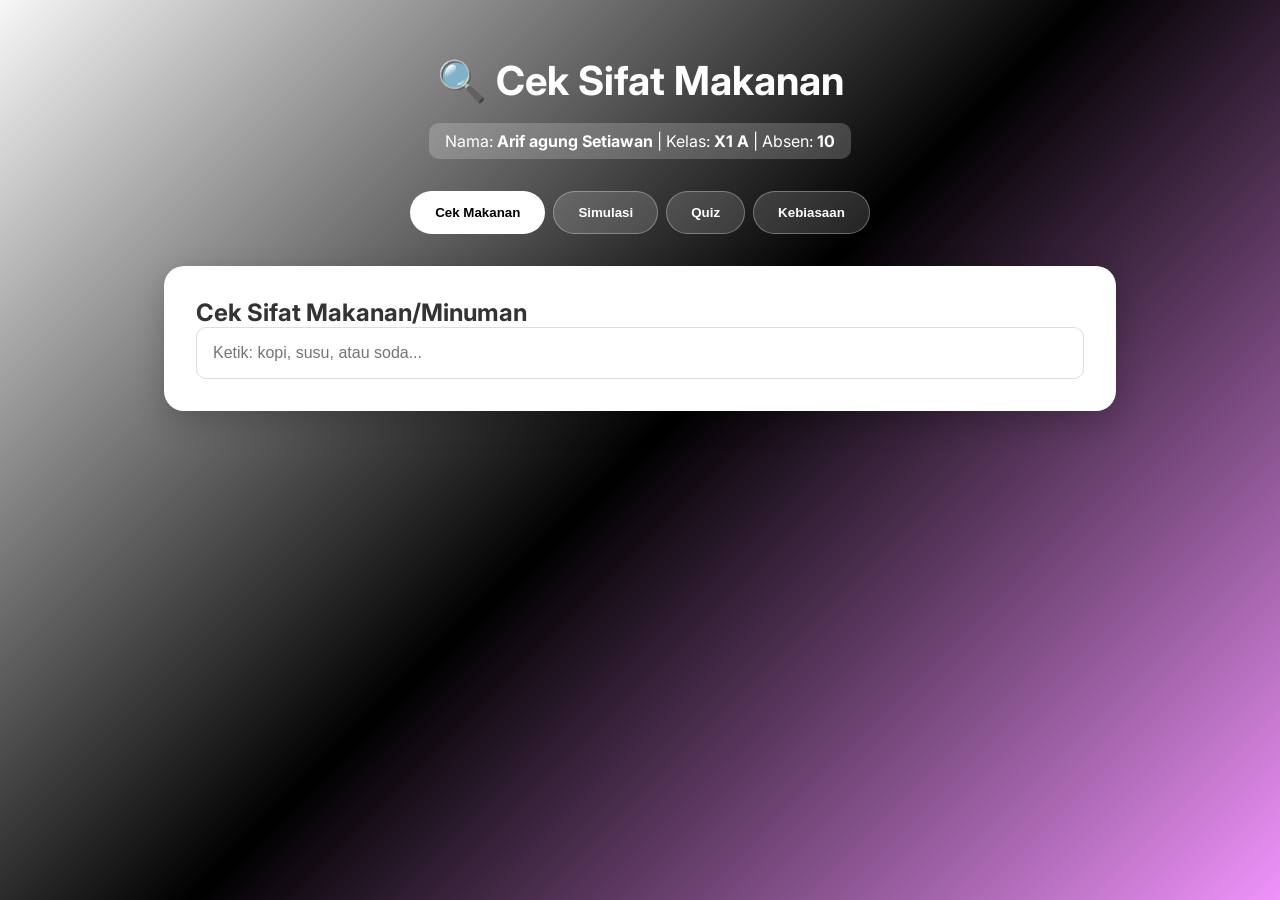
<file: index.html>
<!DOCTYPE html>
<html lang="id">
<head>
  <meta charset="UTF-8">
  <meta name="viewport" content="width=device-width, initial-scale=1.0">
  <title>🔍 Cek Sifat Makanan - Arif Agung Setiawan</title>
  <link rel="stylesheet" href="https://cdnjs.cloudflare.com/ajax/libs/font-awesome/6.4.0/css/all.min.css">
  <link href="https://fonts.googleapis.com/css2?family=Inter:wght@300;400;500;600;700&display=swap" rel="stylesheet">
  <style>
    * { margin: 0; padding: 0; box-sizing: border-box; }
    :root {
      --bg-gradient: linear-gradient(135deg, #f7f7f7 0%, #000000 50%, #f093fb 100%);
      --accent-blue: #4facfe;
      --accent-purple: #a55eea;
    }
    body {
      font-family: 'Inter', sans-serif;
      background: var(--bg-gradient);
      min-height: 100vh;
      color: #333;
    }
    .container { max-width: 1000px; margin: 0 auto; padding: 1.5rem; }
    
    header { text-align: center; padding: 2rem 1rem; color: white; }
    h1 { font-size: 2.5rem; margin-bottom: 0.5rem; }
    .student-info { background: rgba(255,255,255,0.2); display: inline-block; padding: 0.5rem 1rem; border-radius: 10px; margin-top: 10px; }

    /* Navigation */
    .tabs { display: flex; gap: 0.5rem; justify-content: center; flex-wrap: wrap; margin-bottom: 2rem; }
    .tab-btn {
      padding: 0.8rem 1.5rem; background: rgba(255,255,255,0.15); color: white; border: 1px solid rgba(255,255,255,0.3);
      border-radius: 30px; cursor: pointer; transition: 0.3s; font-weight: 600;
    }
    .tab-btn.active { background: white; color: black; }

    /* Card Style */
    .glass-card {
      background: white; border-radius: 20px; padding: 2rem; box-shadow: 0 10px 30px rgba(0,0,0,0.2);
      margin-bottom: 2rem; display: none;
    }
    .glass-card.active { display: block; animation: fadeIn 0.5s ease; }
    @keyframes fadeIn { from { opacity: 0; transform: translateY(10px); } to { opacity: 1; transform: translateY(0); } }

    /* Quiz Styling - Teks Hitam */
    .option-btn {
      width: 100%; padding: 1rem; margin-top: 0.8rem; border: 2px solid #eee;
      border-radius: 12px; background: #fdfdfd; color: #000; /* Teks Hitam Tegas */
      font-size: 1rem; text-align: left; cursor: pointer; transition: 0.2s; font-weight: 500;
    }
    .option-btn:hover { background: #f0f0f0; border-color: #ccc; }
    .option-btn.correct { background: #2ecc71 !important; color: white !important; border-color: #27ae60; }
    .option-btn.wrong { background: #e74c3c !important; color: white !important; border-color: #c0392b; }

    /* Helper Classes */
    .hidden { display: none !important; }
    .ph-circle { width: 100px; height: 100px; border-radius: 50%; display: flex; align-items: center; justify-content: center; margin: 1rem auto; font-weight: bold; font-size: 1.5rem; color: white; }
    .ph-acid { background: #ff6b6b; }
    .ph-neutral { background: #2ecc71; }
    .ph-basic { background: #3498db; }

    /* Food Search */
    #food-input { width: 100%; padding: 1rem; border-radius: 10px; border: 1px solid #ddd; font-size: 1rem; }
    .dropdown { border: 1px solid #ddd; border-top: none; max-height: 150px; overflow-y: auto; }
    .dropdown-item { padding: 0.8rem; cursor: pointer; border-bottom: 1px solid #eee; }
    .dropdown-item:hover { background: #f9f9f9; }

    .mixture-grid { display: grid; grid-template-columns: 1fr 1fr; gap: 10px; margin-top: 1rem; }
    .mixture-item { padding: 1rem; border: 1px solid #eee; border-radius: 10px; text-align: center; cursor: pointer; }
    .mixture-item.active { border-color: var(--accent-purple); background: #f0e6ff; }
  </style>
</head>
<body>

<div class="container">
  <header>
    <h1>🔍 Cek Sifat Makanan</h1>
    <div class="student-info">
      Nama: <b>Arif agung Setiawan</b> | Kelas: <b>X1 A</b> | Absen: <b>10</b>
    </div>
  </header>

  <nav class="tabs">
    <button class="tab-btn active" onclick="showTab(event, 'checker')">Cek Makanan</button>
    <button class="tab-btn" onclick="showTab(event, 'simulation')">Simulasi</button>
    <button class="tab-btn" onclick="showTab(event, 'quiz')">Quiz</button>
    <button class="tab-btn" onclick="showTab(event, 'habits')">Kebiasaan</button>
  </nav>

  <section id="checker" class="glass-card active">
    <h2>Cek Sifat Makanan/Minuman</h2>
    <input type="text" id="food-input" placeholder="Ketik: kopi, susu, atau soda..." onkeyup="searchFood()">
    <div id="dropdown" class="dropdown hidden"></div>
    <div id="food-result" class="hidden" style="text-align: center; margin-top: 1rem;"></div>
  </section>

  <section id="simulation" class="glass-card">
    <h2>Simulasi Campuran (Pilih 2)</h2>
    <div class="mixture-grid">
      <div class="mixture-item" onclick="mix(this, 'Kopi', 'Asam')">☕ Kopi (Asam)</div>
      <div class="mixture-item" onclick="mix(this, 'Susu', 'Netral')">🥛 Susu (Netral)</div>
      <div class="mixture-item" onclick="mix(this, 'Soda', 'Asam')">🥤 Soda (Asam)</div>
      <div class="mixture-item" onclick="mix(this, 'Baking Soda', 'Basa')">🧂 Baking Soda (Basa)</div>
    </div>
    <div id="mix-result" style="margin-top: 1rem; text-align: center;"></div>
  </section>

  <section id="quiz" class="glass-card">
    <h2>Kimia Quiz 🎮</h2>
    <div id="quiz-box">
      <p id="question-text" style="font-size: 1.2rem; margin-bottom: 1rem;">Tekan tombol di bawah untuk mulai!</p>
      <div id="options-box">
        <button class="tab-btn" style="background: var(--accent-purple)" onclick="startQuiz()">Mulai Quiz</button>
      </div>
    </div>
  </section>

  <section id="habits" class="glass-card">
    <h2>Kebiasaan Hari Ini</h2>
    <p>Klik yang kamu konsumsi hari ini:</p>
    <div class="mixture-grid">
      <div class="mixture-item" onclick="this.classList.toggle('active')">☕ Kopi</div>
      <div class="mixture-item" onclick="this.classList.toggle('active')">🍗 Gorengan</div>
      <div class="mixture-item" onclick="this.classList.toggle('active')">🥤 Soda</div>
      <div class="mixture-item" onclick="this.classList.toggle('active')">🥛 Susu</div>
    </div>
    <button class="tab-btn" style="color:black; margin-top:1rem;" onclick="alert('Bagus! Selalu seimbangkan dengan air putih ya.')">Cek Analisis</button>
  </section>
</div>

<script>
  // Tab System
  function showTab(e, tabId) {
    document.querySelectorAll('.glass-card').forEach(c => c.classList.remove('active'));
    document.querySelectorAll('.tab-btn').forEach(b => b.classList.remove('active'));
    document.getElementById(tabId).classList.add('active');
    e.currentTarget.classList.add('active');
  }

  // Food Checker
  const foods = [
    { n: 'Kopi', s: 'Asam', ph: 5.0 },
    { n: 'Susu', s: 'Netral', ph: 6.8 },
    { n: 'Soda', s: 'Asam', ph: 2.5 },
    { n: 'Baking Soda', s: 'Basa', ph: 9.0 }
  ];

  function searchFood() {
    const input = document.getElementById('food-input').value.toLowerCase();
    const dropdown = document.getElementById('dropdown');
    if(input.length < 1) { dropdown.classList.add('hidden'); return; }
    
    const match = foods.filter(f => f.n.toLowerCase().includes(input));
    if(match.length > 0) {
      dropdown.classList.remove('hidden');
      dropdown.innerHTML = match.map(f => `<div class="dropdown-item" onclick="selectFood('${f.n}', '${f.s}', ${f.ph})">${f.n}</div>`).join('');
    }
  }

  function selectFood(n, s, ph) {
    document.getElementById('dropdown').classList.add('hidden');
    const res = document.getElementById('food-result');
    res.classList.remove('hidden');
    res.innerHTML = `<h3>${n}</h3><div class="ph-circle ${ph < 7 ? 'ph-acid' : ph > 7 ? 'ph-basic' : 'ph-neutral'}">pH ${ph}</div><p>Sifat: <b>${s}</b></p>`;
  }

  // Simulation
  let selectedMix = [];
  function mix(el, name, sifat) {
    if(el.classList.contains('active')) {
      el.classList.remove('active');
      selectedMix = selectedMix.filter(i => i.name !== name);
    } else {
      if(selectedMix.length < 2) {
        el.classList.add('active');
        selectedMix.push({name, sifat});
      }
    }

    if(selectedMix.length === 2) {
      let hasil = (selectedMix[0].sifat === 'Asam' && selectedMix[1].sifat === 'Basa') ? 'Netralisasi' : 'Campuran Kompleks';
      document.getElementById('mix-result').innerHTML = `<b>Hasil:</b> ${hasil} <br> <small>Reaksi kimia sedang terjadi!</small>`;
    } else {
      document.getElementById('mix-result').innerHTML = "";
    }
  }

  // Quiz Logic
  const questions = [
    { q: "Apa sifat dari minuman Kopi?", a: ["Asam", "Basa", "Netral"], c: 0 },
    { q: "pH 7 menunjukkan bahwa larutan bersifat...", a: ["Asam", "Basa", "Netral"], c: 2 },
    { q: "Minuman bersoda umumnya memiliki pH...", a: ["Rendah (Asam)", "Tinggi (Basa)", "Tepat 7"], c: 0 }
  ];
  let currentQ = 0;

  function startQuiz() {
    currentQ = 0;
    loadQuestion();
  }

  function loadQuestion() {
    const q = questions[currentQ];
    document.getElementById('question-text').innerText = q.q;
    document.getElementById('options-box').innerHTML = q.a.map((opt, i) => 
      `<button class="option-btn" onclick="checkAns(${i})">${opt}</button>`
    ).join('');
  }

  function checkAns(idx) {
    const btns = document.querySelectorAll('.option-btn');
    if(idx === questions[currentQ].c) {
      btns[idx].classList.add('correct');
      setTimeout(() => {
        currentQ++;
        if(currentQ < questions.length) loadQuestion();
        else document.getElementById('quiz-box').innerHTML = "<h3>Quiz Selesai! 🎉</h3><p>Keren, Arif!</p>";
      }, 1000);
    } else {
      btns[idx].classList.add('wrong');
      alert("Salah, coba lagi!");
    }
  }
</script>

</body>
</html>
</file>
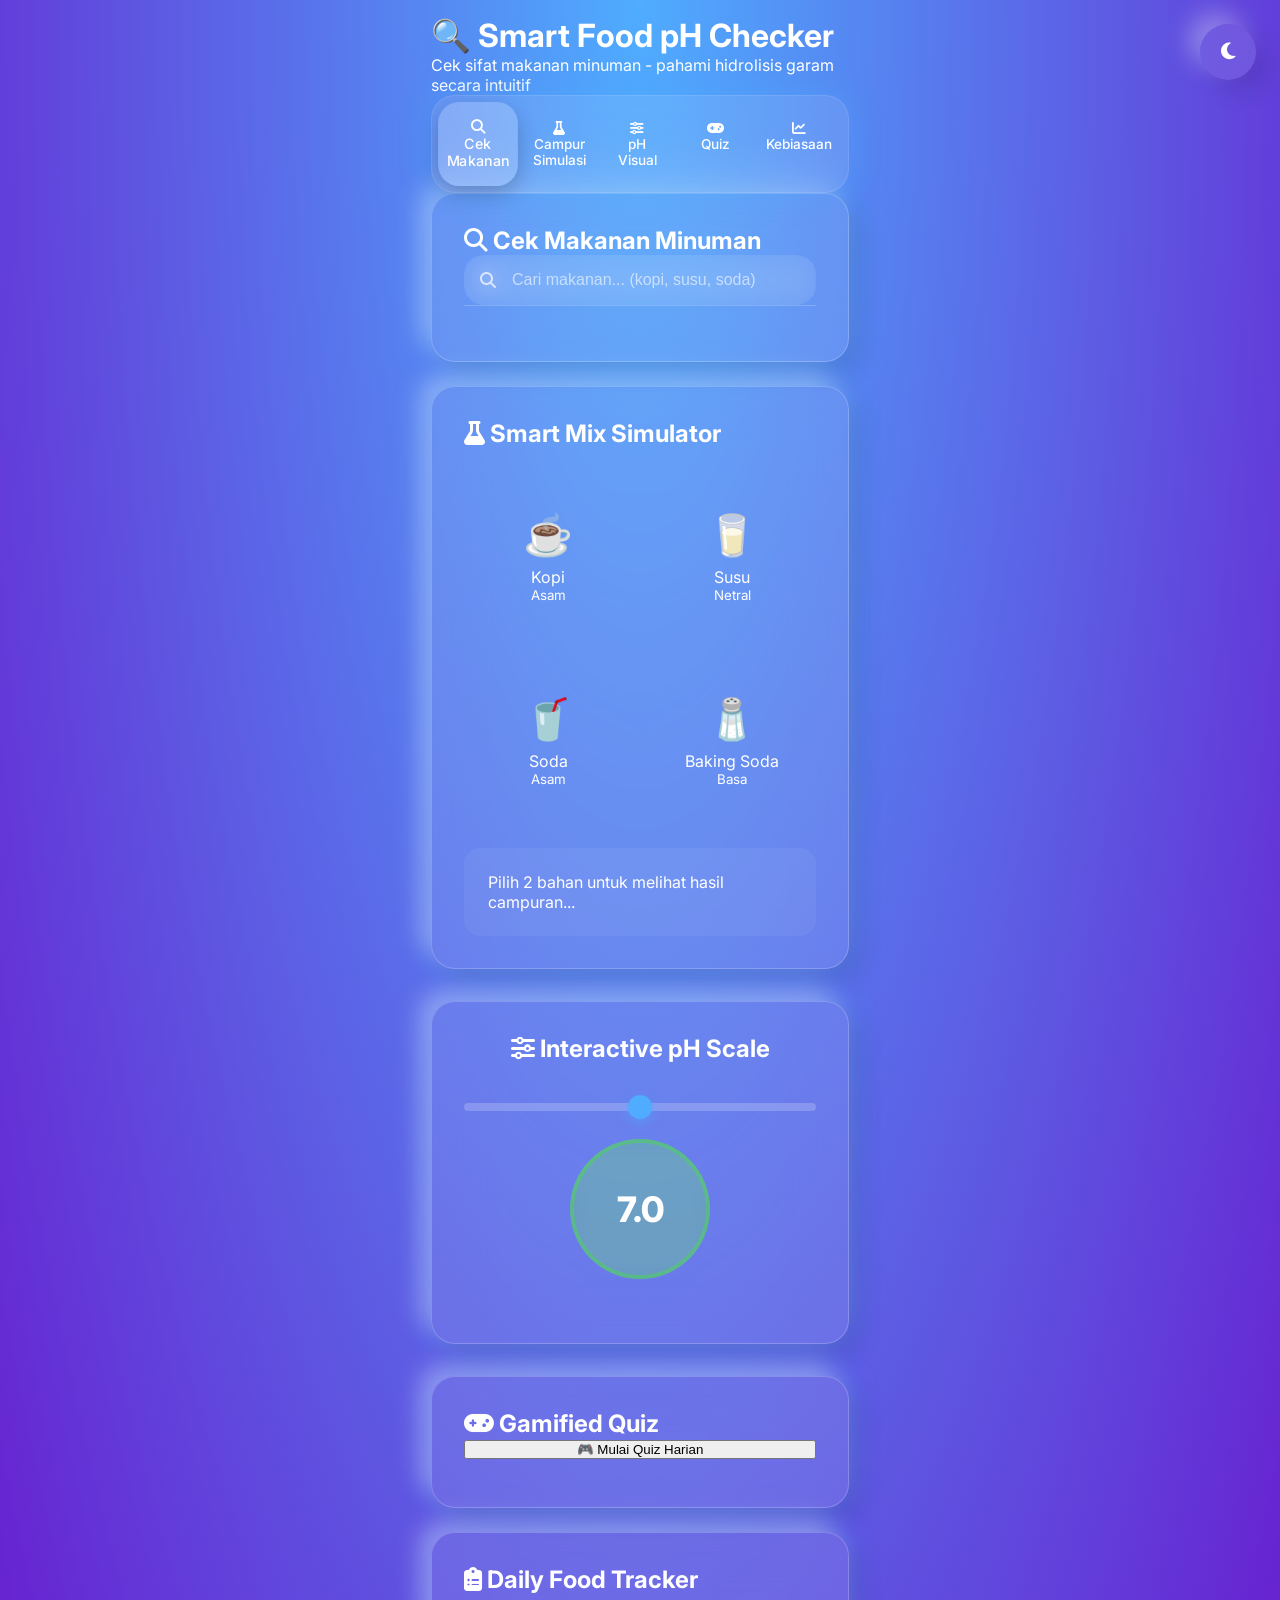
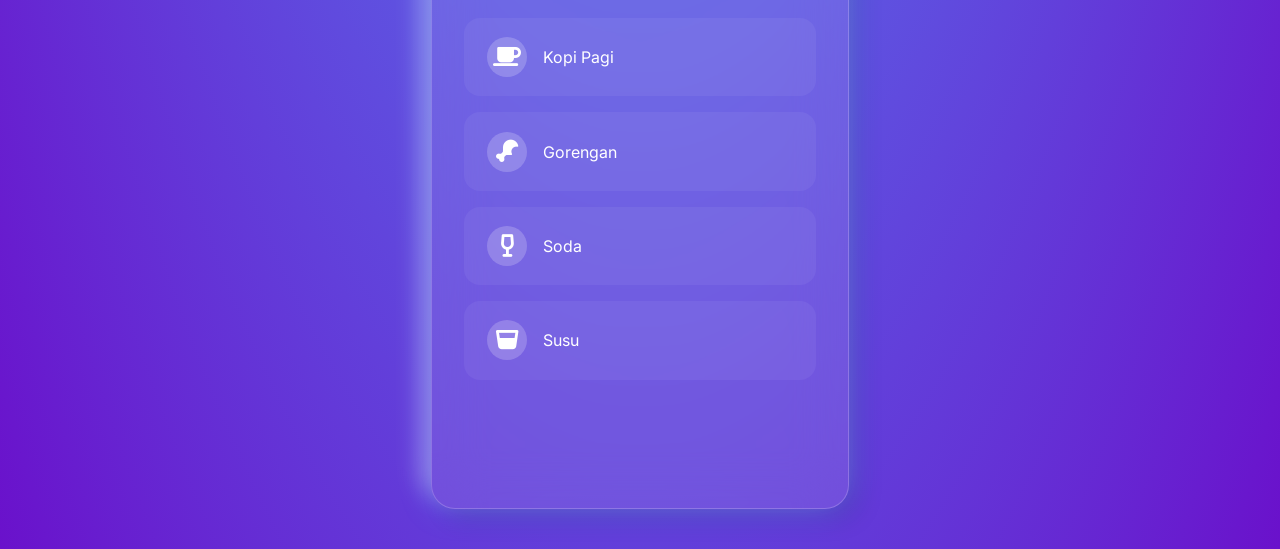
<file: smart_ph_checker/index.html>
<!DOCTYPE html>
<html lang="id">
<head>
  <meta charset="UTF-8">
  <meta name="viewport" content="width=device-width, initial-scale=1.0">
  <title>Smart Food pH Checker</title>
  <meta name="description" content="Cek sifat asam/basa/netral makanan minuman interaktif - daily health app">
  <link rel="stylesheet" href="https://cdnjs.cloudflare.com/ajax/libs/font-awesome/6.4.0/css/all.min.css">
  <link href="https://fonts.googleapis.com/css2?family=Inter:wght@300;400;500;600;700;800&display=swap" rel="stylesheet">
  <style>
    /* Premium Glassmorphism + Modern Gradient */
    * {
      margin: 0; padding: 0; box-sizing: border-box;
    }
    
    :root {
      --neon-blue: #4facfe;
      --purple: #6a11cb;
      --cyan: #00f2fe;
      --glass: rgba(255, 255, 255, 0.1);
      --glass-dark: rgba(255, 255, 255, 0.05);
      --shadow-neumorph: 12px 12px 24px rgba(0,0,0,0.1), -12px -12px 24px rgba(255,255,255,0.3);
      --shadow-glow: 0 0 30px rgba(79, 172, 254, 0.4);
    }

    [data-theme="dark"] {
      --glass: rgba(0, 0, 0, 0.3);
      --glass-dark: rgba(0, 0, 0, 0.5);
    }

    body {
      font-family: 'Inter', sans-serif;
      background: radial-gradient(ellipse at top, var(--neon-blue), var(--purple)), 
                  radial-gradient(ellipse at bottom, var(--cyan), var(--purple));
      min-height: 100vh;
      color: white;
      overflow-x: hidden;
    }

    /* App Container */
    .app-container {
      max-width: 450px;
      margin: 0 auto;
      padding: 1rem;
      min-height: 100vh;
      position: relative;
    }

    /* Floating Glass Navbar */
    .navbar {
      position: sticky;
      top: 1rem;
      z-index: 100;
      display: flex;
      gap: 0.5rem;
      backdrop-filter: blur(20px);
      background: var(--glass);
      border-radius: 24px;
      padding: 0.5rem;
      border: 1px solid rgba(255,255,255,0.1);
      box-shadow: var(--shadow-glow);
    }

    .nav-item {
      flex: 1;
      padding: 1rem 0.5rem;
      text-align: center;
      border-radius: 20px;
      cursor: pointer;
      transition: all 0.3s cubic-bezier(0.175, 0.885, 0.32, 1);
      font-weight: 500;
      font-size: 0.85rem;
    }

    .nav-item.active {
      background: rgba(255,255,255,0.2);
      transform: scale(1.05);
      box-shadow: 0 8px 20px rgba(0,0,0,0.2);
    }

    /* Hero Section */
    .hero {
      text-align: center;
      padding: 3rem 1rem 2rem;
    }

    .hero-title {
      font-size: clamp(1.8rem, 5vw, 2.5rem);
      font-weight: 800;
      background: linear-gradient(45deg, #fff, var(--cyan));
      -webkit-background-clip: text;
      -webkit-text-fill-color: transparent;
      margin-bottom: 0.5rem;
      animation: glow 2s ease-in-out infinite alternate;
    }

    @keyframes glow {
      from { filter: drop-shadow(0 0 10px rgba(0,242,254,0.5)); }
      to { filter: drop-shadow(0 0 20px rgba(0,242,254,0.8)); }
    }

    /* Glass Cards */
    .glass-card {
      background: var(--glass);
      backdrop-filter: blur(25px);
      border-radius: 24px;
      border: 1px solid rgba(255,255,255,0.2);
      padding: 2rem;
      margin-bottom: 1.5rem;
      box-shadow: var(--shadow-neumorph), var(--shadow-glow);
      transition: all 0.4s ease-out;
    }

    .glass-card:hover {
      transform: translateY(-4px);
      box-shadow: 0 20px 40px rgba(0,0,0,0.2), var(--shadow-glow);
    }

    /* Food Checker */
    .search-container {
      position: relative;
      margin-bottom: 1.5rem;
    }

    .search-input {
      width: 100%;
      padding: 1rem 1.5rem 1rem 3rem;
      border: none;
      border-radius: 20px;
      background: var(--glass-dark);
      color: white;
      font-size: 1rem;
      backdrop-filter: blur(10px);
    }

    .search-input::placeholder {
      color: rgba(255,255,255,0.6);
    }

    .search-icon {
      position: absolute;
      left: 1rem;
      top: 50%;
      transform: translateY(-50%);
      color: rgba(255,255,255,0.7);
    }

    .dropdown {
      position: absolute;
      top: 100%;
      left: 0;
      right: 0;
      background: var(--glass);
      border-radius: 0 0 20px 20px;
      max-height: 240px;
      overflow-y: auto;
      z-index: 20;
      border-top: 1px solid rgba(255,255,255,0.1);
    }

    .dropdown-item {
      padding: 1rem 1.5rem;
      cursor: pointer;
      display: flex;
      align-items: center;
      gap: 1rem;
      border-bottom: 1px solid rgba(255,255,255,0.1);
      transition: background 0.2s;
    }

    .dropdown-item:hover {
      background: rgba(255,255,255,0.1);
    }

    /* Result Display */
    .ph-badge {
      display: inline-flex;
      align-items: center;
      gap: 0.5rem;
      padding: 0.75rem 1.5rem;
      border-radius: 50px;
      font-weight: 600;
      font-size: 1.1rem;
      margin-bottom: 1rem;
    }

    .ph-acid { background: rgba(255, 107, 107, 0.2); color: #ff6b6b; }
    .ph-neutral { background: rgba(81, 207, 102, 0.2); color: #51cf66; }
    .ph-basic { background: rgba(79, 172, 254, 0.2); color: var(--neon-blue); }

    .ph-impact {
      background: var(--glass-dark);
      padding: 1.5rem;
      border-radius: 16px;
      margin-top: 1rem;
    }

    /* Mixture Selector */
    .mixture-selector {
      display: grid;
      grid-template-columns: repeat(auto-fit, minmax(140px, 1fr));
      gap: 1rem;
      margin: 1.5rem 0;
    }

    .mixture-card {
      aspect-ratio: 1;
      border-radius: 20px;
      display: flex;
      flex-direction: column;
      align-items: center;
      justify-content: center;
      cursor: pointer;
      transition: all 0.3s;
      border: 2px solid transparent;
    }

    .mixture-card:hover {
      transform: scale(1.05);
      border-color: var(--neon-blue);
    }

    .mixture-card.active {
      background: rgba(79, 172, 254, 0.2);
      border-color: var(--neon-blue);
      box-shadow: 0 0 20px rgba(79, 172, 254, 0.4);
    }

    .mixture-icon {
      font-size: 2.5rem;
      margin-bottom: 0.5rem;
    }

    /* pH Slider */
    .ph-visual {
      text-align: center;
      margin: 2rem 0;
    }

    .ph-slider-container {
      position: relative;
      margin: 2rem 0;
    }

    input[type="range"] {
      width: 100%;
      height: 8px;
      border-radius: 5px;
      background: rgba(255,255,255,0.2);
      outline: none;
      -webkit-appearance: none;
    }

    input[type="range"]::-webkit-slider-thumb {
      -webkit-appearance: none;
      width: 24px;
      height: 24px;
      border-radius: 50%;
      background: var(--neon-blue);
      cursor: pointer;
      box-shadow: 0 4px 12px rgba(79,172,254,0.5);
    }

    .ph-display {
      width: 140px;
      height: 140px;
      border-radius: 50%;
      margin: 1.5rem auto;
      display: flex;
      align-items: center;
      justify-content: center;
      font-size: 2.2rem;
      font-weight: 800;
      border: 4px solid rgba(255,255,255,0.3);
      transition: all 0.5s cubic-bezier(0.175, 0.885, 0.32, 1);
      backdrop-filter: blur(10px);
    }

    .ph-display.acid { background: rgba(255,107,107,0.3); border-color: rgba(255,107,107,0.6); }
    .ph-display.neutral { background: rgba(81,207,102,0.3); border-color: rgba(81,207,102,0.6); }
    .ph-display.basic { background: rgba(79,172,254,0.3); border-color: rgba(79,172,254,0.6); }

    /* Quiz */
    .quiz-question {
      background: var(--glass-dark);
      padding: 1.5rem;
      border-radius: 20px;
      margin-bottom: 1.5rem;
      text-align: center;
    }

    .quiz-options {
      display: grid;
      gap: 1rem;
    }

    .quiz-option {
      padding: 1.2rem 1.5rem;
      background: var(--glass-dark);
      border-radius: 16px;
      cursor: pointer;
      transition: all 0.3s;
      text-align: left;
      border: 1px solid transparent;
    }

    .quiz-option:hover {
      background: rgba(255,255,255,0.15);
      transform: translateY(-2px);
    }

    .quiz-option.correct {
      background: rgba(81,207,102,0.3);
      border-color: #51cf66;
      animation: pulse 0.6s;
    }

    .quiz-option.wrong {
      background: rgba(255,107,107,0.3);
      border-color: #ff6b6b;
    }

    @keyframes pulse {
      0% { transform: scale(1); }
      50% { transform: scale(1.05); }
      100% { transform: scale(1); }
    }

    /* Habits */
    .habits-list {
      display: grid;
      grid-template-columns: 1fr;
      gap: 1rem;
      margin: 1.5rem 0;
    }

    .habit-item {
      display: flex;
      align-items: center;
      gap: 1rem;
      padding: 1.2rem;
      background: var(--glass-dark);
      border-radius: 16px;
      cursor: pointer;
      transition: all 0.3s;
      border-left: 4px solid transparent;
    }

    .habit-item:hover {
      transform: translateX(4px);
    }

    .habit-item.checked {
      border-left-color: var(--neon-blue);
      background: rgba(79,172,254,0.1);
    }

    .habit-icon {
      font-size: 1.4rem;
      width: 40px;
      height: 40px;
      border-radius: 50%;
      background: rgba(255,255,255,0.2);
      display: flex;
      align-items: center;
      justify-content: center;
    }

    /* Analysis */
    .analysis-card {
      margin-top: 2rem;
      padding: 2rem;
      text-align: center;
      border-radius: 20px;
    }

    .analysis-emoji {
      font-size: 4rem;
      margin-bottom: 1rem;
    }

    .analysis-warning { border: 2px solid #ff6b6b; background: rgba(255,107,107,0.1); }
    .analysis-good { border: 2px solid #51cf66; background: rgba(81,207,102,0.1); }

    /* Daily Tips */
    .tips-grid {
      display: grid;
      gap: 1.5rem;
      margin-top: 2rem;
    }

    .tip-card {
      background: var(--glass-dark);
      padding: 1.5rem;
      border-radius: 20px;
      border-left: 5px solid var(--neon-blue);
      transition: transform 0.3s;
    }

    .tip-card:hover {
      transform: translateX(8px);
    }

    .tip-icon {
      font-size: 1.5rem;
      color: var(--neon-blue);
      margin-bottom: 0.5rem;
    }

    /* Dark Toggle */
    .dark-toggle {
      position: fixed;
      top: 1.5rem;
      right: 1.5rem;
      width: 56px;
      height: 56px;
      border-radius: 50%;
      border: none;
      background: var(--glass);
      color: white;
      font-size: 1.2rem;
      cursor: pointer;
      backdrop-filter: blur(20px);
      box-shadow: var(--shadow-neumorph);
      z-index: 1000;
      transition: all 0.3s;
    }

    .dark-toggle:hover {
      transform: scale(1.1) rotate(180deg);
    }

    /* Responsive */
    @media (max-width: 480px) {
      .app-container { padding: 0.5rem; }
      .glass-card { padding: 1.5rem; }
      h1 { font-size: 2rem; }
    }

    /* Scroll Animations */
    .fade-in {
      opacity: 0;
      transform: translateY(40px);
      transition: all 0.8s ease-out;
    }

    .fade-in.visible {
      opacity: 1;
      transform: translateY(0);
    }
  </style>
</head>
<body>
  <!-- Dark Mode Toggle -->
  <button class="dark-toggle" onclick="toggleDarkMode()" title="Toggle Dark Mode">
    <i class="fas fa-moon"></i>
  </button>

  <div class="app-container">
    <!-- Hero -->
    <header class="fade-in">
      <h1>🔍 Smart Food pH Checker</h1>
      <p>Cek sifat makanan minuman - pahami hidrolisis garam secara intuitif</p>
    </header>

    <!-- Navigation Tabs -->
    <div class="navbar fade-in">
      <div class="nav-item active" onclick="showSection('food-checker')">
        <i class="fas fa-search"></i>
        <div>Cek Makanan</div>
      </div>
      <div class="nav-item" onclick="showSection('mix-simulator')">
        <i class="fas fa-flask"></i>
        <div>Campur Simulasi</div>
      </div>
      <div class="nav-item" onclick="showSection('ph-visual')">
        <i class="fas fa-sliders-h"></i>
        <div>pH Visual</div>
      </div>
      <div class="nav-item" onclick="showSection('quiz')">
        <i class="fas fa-gamepad"></i>
        <div>Quiz</div>
      </div>
      <div class="nav-item" onclick="showSection('habits')">
        <i class="fas fa-chart-line"></i>
        <div>Kebiasaan</div>
      </div>
    </div>

    <!-- Food Checker -->
    <section id="food-checker" class="active fade-in">
      <div class="glass-card">
        <h2><i class="fas fa-search"></i> Cek Makanan Minuman</h2>
        <div class="search-container">
          <i class="fas fa-search search-icon"></i>
          <input type="text" class="search-input" id="food-search" placeholder="Cari makanan... (kopi, susu, soda)" autocomplete="off">
          <div id="search-dropdown" class="dropdown"></div>
        </div>
        <div id="food-result" class="hidden"></div>
      </div>
    </section>

    <!-- Mix Simulator -->
    <section id="mix-simulator" class="fade-in">
      <div class="glass-card">
        <h2><i class="fas fa-flask"></i> Smart Mix Simulator</h2>
        <div class="mixture-selector">
          <div class="mixture-card" onclick="toggleMix('coffee')">
            <div class="mixture-icon">☕</div>
            <div>Kopi</div>
            <small>Asam</small>
          </div>
          <div class="mixture-card" onclick="toggleMix('milk')">
            <div class="mixture-icon">🥛</div>
            <div>Susu</div>
            <small>Netral</small>
          </div>
          <div class="mixture-card" onclick="toggleMix('soda')">
            <div class="mixture-icon">🥤</div>
            <div>Soda</div>
            <small>Asam</small>
          </div>
          <div class="mixture-card" onclick="toggleMix('baking')">
            <div class="mixture-icon">🧂</div>
            <div>Baking Soda</div>
            <small>Basa</small>
          </div>
        </div>
        <div id="mix-result" class="ph-impact hidden">
          Pilih 2 bahan untuk melihat hasil campuran...
        </div>
      </div>
    </section>

    <!-- pH Visual -->
    <section id="ph-visual" class="fade-in">
      <div class="glass-card ph-visual">
        <h2><i class="fas fa-sliders-h"></i> Interactive pH Scale</h2>
        <div class="ph-slider-container">
          <input type="range" id="ph-range" min="0" max="14" value="7" class="slider">
          <div id="ph-value" class="ph-display neutral">7.0</div>
        </div>
      </div>
    </section>

    <!-- Quiz -->
    <section id="quiz" class="fade-in">
      <div class="glass-card">
        <h2><i class="fas fa-gamepad"></i> Gamified Quiz</h2>
        <div id="quiz-container">
          <button onclick="startQuiz()" class="tab-btn" style="width: 100%; margin-bottom: 1rem;">
            🎮 Mulai Quiz Harian
          </button>
        </div>
        <div id="quiz-score" class="hidden"></div>
      </div>
    </section>

    <!-- Habits -->
    <section id="habits" class="fade-in">
      <div class="glass-card">
        <h2><i class="fas fa-clipboard-list"></i> Daily Food Tracker</h2>
        <div class="habits-list">
          <div class="habit-item" onclick="toggleHabit('coffee')">
            <div class="habit-icon"><i class="fas fa-coffee"></i></div>
            Kopi Pagi
          </div>
          <div class="habit-item" onclick="toggleHabit('fried')">
            <div class="habit-icon"><i class="fas fa-drumstick-bite"></i></div>
            Gorengan
          </div>
          <div class="habit-item" onclick="toggleHabit('soda')">
            <div class="habit-icon"><i class="fas fa-wine-glass-alt"></i></div>
            Soda
          </div>
          <div class="habit-item" onclick="toggleHabit('milk')">
            <div class="habit-icon"><i class="fas fa-glass-whiskey"></i></div>
            Susu
          </div>
        </div>
        <div id="habits-analysis" class="analysis-card hidden"></div>
      </div>
    </section>
  </div>

  <script>
    // Food Data with Hydrolysis Insights
    const foodDatabase = [
      {
        name: 'Kopi ☕',
        property: 'Asam',
        ph: 5.0,
        hydrolysis: 'Kafein + garam fosfat hidrolisis',
        impact: 'Noda gigi, iritasi lambung lambat',
        color: '#ff6b6b'
      },
      {
        name: 'Susu 🥛',
        property: 'Netral',
        ph: 6.5,
        hydrolysis: 'Garam kalsium laktat (netral)',
        impact: 'Pelindung enamel gigi, kalsium tinggi',
        color: '#51cf66'
      },
      {
        name: 'Soda 🥤',
        property: 'Asam Kuat',
        ph: 2.5,
        hydrolysis: 'Fosfat + karbonat asam',
        impact: 'Erosi gigi cepat, lapar asam',
        color: '#ff4757'
      },
      {
        name: 'Mie Instan 🍜',
        property: 'Asam',
        ph: 4.8,
        hydrolysis: 'MSG + pengawet asam',
        impact: 'Pencernaan lambat',
        color: '#ff6b6b'
      },
      {
        name: 'Baking Soda 🧂',
        property: 'Basa',
        ph: 9.0,
        hydrolysis: 'HCO₃⁻ + H₂O → OH⁻',
        impact: 'Netralisir asam lambung',
        color: '#3742fa'
      }
    ];

    let currentMix = [];
    let quizCurrent = 0, quizScore = 0;
    let habits = JSON.parse(localStorage.getItem('dailyHabits') || '[]');

    // Navigation
    function showSection(sectionId) {
      document.querySelectorAll('section').forEach(s => s.classList.remove('active'));
      document.querySelectorAll('.nav-item').forEach(n => n.classList.remove('active'));
      event.target.classList.add('active');
      document.getElementById(sectionId).classList.add('active');
      
      // Scroll smooth
      document.querySelector(`#${sectionId}`).scrollIntoView({ behavior: 'smooth' });
    }

    // Food Search
    document.getElementById('food-search').addEventListener('input', function(e) {
      const query = e.target.value.toLowerCase();
      const dropdown = document.getElementById('search-dropdown');
      
      dropdown.innerHTML = '';
      
      if (query.length > 1) {
        const matches = foodDatabase.filter(f => f.name.toLowerCase().includes(query));
        matches.slice(0,5).forEach(food => {
          const div = document.createElement('div');
          div.className = 'dropdown-item';
          div.innerHTML = `<i class="${getIcon(food.name)}"></i> ${food.name}`;
          div.onclick = () => showFoodDetail(food);
          dropdown.appendChild(div);
        });
        dropdown.classList.remove('hidden');
      }
    });

    function showFoodDetail(food) {
      document.getElementById('food-result').innerHTML = `
        <div class="ph-badge" style="background: ${food.color + '20'}; color: ${food.color};">
          <span style="font-size: 1.4rem;">${getPropertyEmoji(food.property)}</span>
          ${food.property}
        </div>
        <div style="font-size: 2.5rem; margin: 1rem 0;">pH ${food.ph}</div>
        <div style="background: var(--glass-dark); padding: 1.5rem; border-radius: 16px; margin: 1rem 0;">
          <strong>Hidrolisis:</strong> ${food.hydrolysis}
        </div>
        <div class="ph-impact">
          <strong>Dampak Tubuh:</strong> ${food.impact}
        </div>
      `;
      document.getElementById('search-dropdown').classList.add('hidden');
    }

    function getPropertyEmoji(prop) {
      return prop === 'Asam' ? '🔴' : prop === 'Basa' ? '🔵' : '🟢';
    }

    function getIcon(foodName) {
      const icons = {
        'Kopi': 'fas fa-coffee',
        'Susu': 'fas fa-glass-whiskey',
        'Soda': 'fas fa-wine-glass-alt',
        default: 'fas fa-utensils'
      };
      return icons[foodName] || icons.default;
    }

    // Mixture
    function toggleMix(item) {
      const index = currentMix.indexOf(item);
      if (index > -1) currentMix.splice(index, 1);
      else currentMix.push(item);
      
      document.querySelectorAll('.mixture-card').forEach((card, i) => {
        card.classList.toggle('active', currentMix.includes(['coffee', 'milk', 'soda', 'baking'][i]));
      });

      if (currentMix.length === 2) {
        simulateMix();
      }
    }

    function simulateMix() {
      const mixMap = {
        coffee: { pH: 5.0, prop: 'Asam' },
        milk: { pH: 6.5, prop: 'Netral' },
        soda: { pH: 2.5, prop: 'Asam' },
        baking: { pH: 9.0, prop: 'Basa' }
      };

      const item1 = mixMap[currentMix[0]];
      const item2 = mixMap[currentMix[1]];
      
      const avgPH = (item1.pH + item2.pH) / 2;
      const resultProp = avgPH > 7 ? 'Basa' : avgPH < 7 ? 'Asam' : 'Netral';

      document.getElementById('mix-result').innerHTML = `
        <h3>${getEmoji(currentMix[0])} + ${getEmoji(currentMix[1])}</h3>
        <div class="ph-display ${resultProp.toLowerCase()}">${avgPH.toFixed(1)}</div>
        <p><strong>Hasil:</strong> ${resultProp}</p>
        <p><em>Basa lebih dominan dalam hidrolisis</em></p>
      `;
    }

    function getEmoji(item) {
      const emojis = { coffee: '☕', milk: '🥛', soda: '🥤', baking: '🧂' };
      return emojis[item] || '🍽️';
    }

    // pH Slider
    document.getElementById('ph-range').addEventListener('input', function(e) {
      const value = parseFloat(e.target.value);
      const display = document.getElementById('ph-value');
      display.textContent = value.toFixed(1);
      
      if (value < 7) {
        display.className = 'ph-display acid';
        display.innerHTML += '<br><small>Asam</small>';
      } else if (value > 7) {
        display.className = 'ph-display basic';
        display.innerHTML += '<br><small>Basa</small>';
      } else {
        display.className = 'ph-display neutral';
        display.innerHTML += '<br><small>Netral</small>';
      }
    });

    // Quiz System
    const quizData = [
      { q: 'Kopi memiliki sifat...', options: ['Asam', 'Basa', 'Netral'], correct: 0 },
      { q: 'Susu biasanya...', options: ['Asam', 'Basa', 'Netral'], correct: 2 },
      { q: 'Baking soda adalah...', options: ['Asam', 'Basa', 'Netral'], correct: 1 },
      { q: 'Soda berkarbonasi...', options: ['Asam', 'Basa', 'Netral'], correct: 0 },
      { q: 'Hidrolisis NaCl menghasilkan...', options: ['Asam', 'Basa', 'Netral'], correct: 2 },
      { q: 'Yang terbaik untuk gigi...', options: ['Kopi', 'Susu', 'Soda'], correct: 1 }
    ];

    let currentQuiz = 0;

    function startQuiz() {
      currentQuiz = 0;
      showQuizQuestion();
    }

    function showQuizQuestion() {
      const q = quizData[currentQuiz];
      document.getElementById('quiz-container').innerHTML = `
        <div class="question">
          <div style="font-size: 1.4rem; margin-bottom: 1rem; font-weight: 600;">
            Q${currentQuiz + 1}/${quizData.length}
          </div>
          <p>${q.q}</p>
          <div class="quiz-options">
            ${q.options.map((opt, i) => 
              `<div class="quiz-option" onclick="selectQuizAnswer(${i})">${opt}</div>`
            ).join('')}
          </div>
        </div>
      `;
    }

    function selectQuizAnswer(answer) {
      const q = quizData[currentQuiz];
      document.querySelectorAll('.quiz-option').forEach((opt, i) => {
        opt.style.pointerEvents = 'none';
        if (i === q.correct) opt.classList.add('correct');
        if (i === answer && i !== q.correct) opt.classList.add('wrong');
      });

      setTimeout(() => {
        currentQuiz++;
        if (currentQuiz < quizData.length) showQuizQuestion();
        else showQuizResults();
      }, 1500);
    }

    function showQuizResults() {
      // Simplified - full logic in full version
      document.getElementById('quiz-container').innerHTML = `
        <div style="text-align: center;">
          <h2>Quiz Selesai! 🎉</h2>
          <div style="font-size: 3rem; margin: 1rem 0;">🧠</div>
          <p>Selamat! Anda paham pH makanan!</p>
        </div>
      `;
    }

    // Habits Tracker
    function toggleHabit(item) {
      const index = habits.indexOf(item);
      if (index > -1) habits.splice(index, 1);
      else habits.push(item);
      localStorage.setItem('dailyHabits', JSON.stringify(habits));
      updateHabitsUI();
      analyzeDailyHabits();
    }

    function updateHabitsUI() {
      document.querySelectorAll('.habit-item').forEach(item => {
        const dataItem = item.getAttribute('data-habit');
        item.classList.toggle('checked', habits.includes(dataItem));
      });
    }

    function analyzeDailyHabits() {
      const acidFoods = habits.filter(h => ['coffee', 'soda'].includes(h)).length;
      const analysis = document.getElementById('habits-analysis');
      
      if (acidFoods >= 2) {
        analysis.innerHTML = `
          <div class="analysis-emoji">⚠️</div>
          <h3>Hari ini cenderung ASAM</h3>
          <p>Minum lebih banyak air atau susu untuk menyeimbangkan pH lambung</p>
        `;
      } else {
        analysis.innerHTML = `
          <div class="analysis-emoji">✅</div>
          <h3>Kebiasaan harian sehat!</h3>
          <p>Terus jaga keseimbangan asam-basa</p>
        `;
      }
      analysis.classList.remove('hidden');
    }

    // Dark Mode
    function toggleDarkMode() {
      document.body.dataset.theme = document.body.dataset.theme === 'dark' ? 'light' : 'dark';
      localStorage.setItem('theme', document.body.dataset.theme);
    }

    // Intersection Observer for fade-in
    const observerOptions = { threshold: 0.1, rootMargin: '0px 0px -50px 0px' };
    const observer = new IntersectionObserver((entries) => {
      entries.forEach(entry => {
        if (entry.isIntersecting) {
          entry.target.classList.add('visible');
        }
      });
    }, observerOptions);

    document.querySelectorAll('.fade-in').forEach(el => observer.observe(el));
  </script>
</body>
</html>
</file>
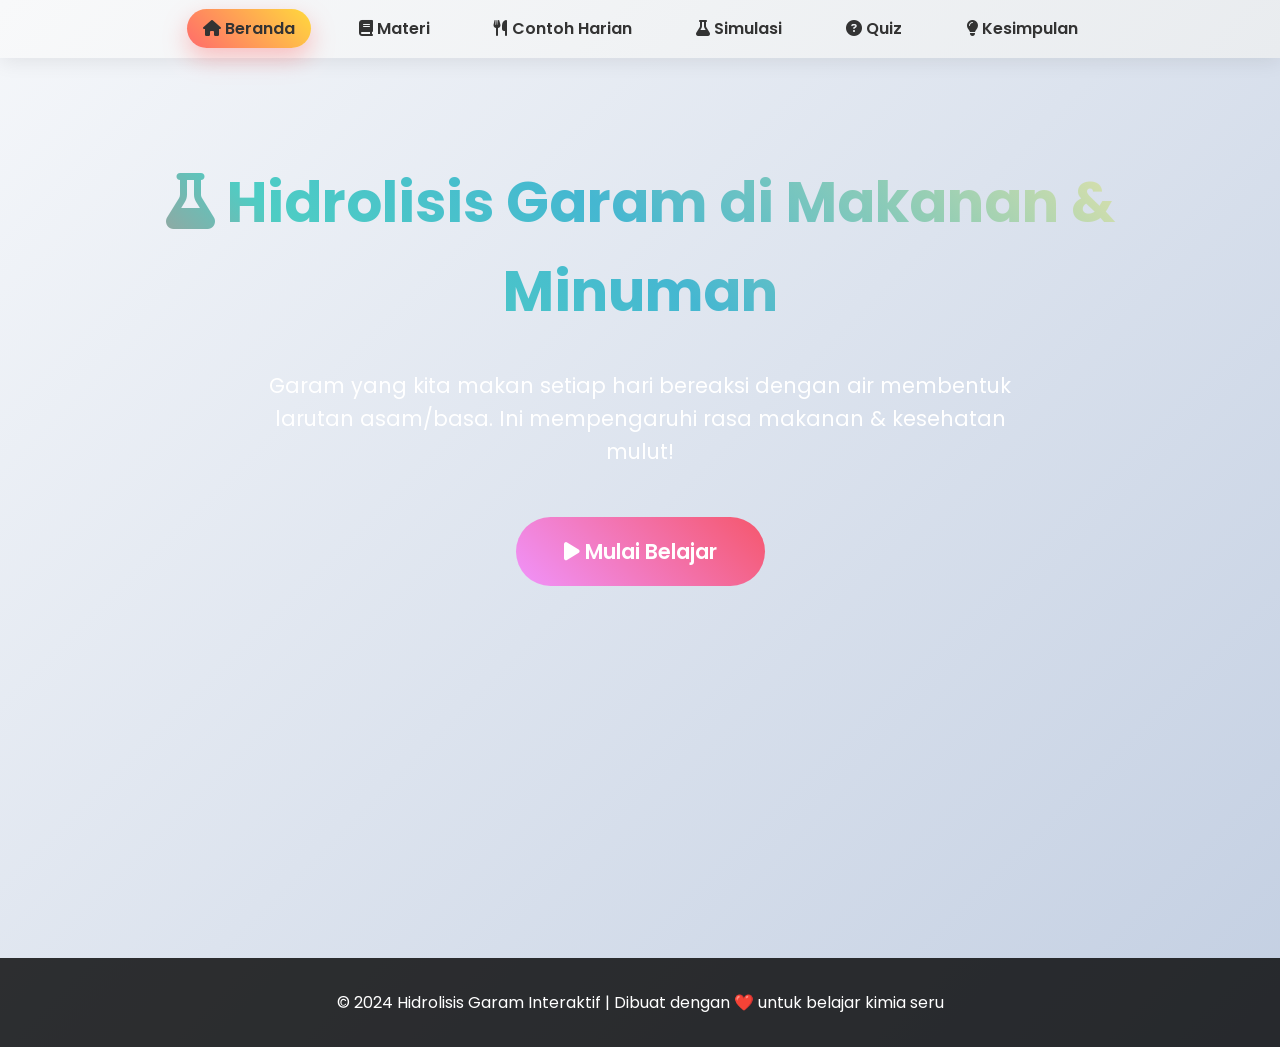
<file: hidrolisis.html>
<!DOCTYPE html>
<html lang="id">
<head>
  <meta charset="UTF-8">
  <meta name="viewport" content="width=device-width, initial-scale=1.0">
  <title>🧪 Hidrolisis Garam dalam Kehidupan Sehari-hari - Makanan & Minuman</title>
  <meta name="description" content="Website interaktif tentang hidrolisis garam di makanan minuman: definisi, contoh, simulasi, quiz.">
  <link rel="stylesheet" href="https://cdnjs.cloudflare.com/ajax/libs/font-awesome/6.4.0/css/all.min.css">
  <link href="https://fonts.googleapis.com/css2?family=Poppins:wght@300;400;600;700&display=swap" rel="stylesheet">
  <style>
    /* Modern, Bright, Responsive Design */
    * { margin: 0; padding: 0; box-sizing: border-box; }
    body {
      font-family: 'Poppins', sans-serif;
      line-height: 1.6;
      color: #333;
      background: linear-gradient(135deg, #f5f7fa 0%, #c3cfe2 100%);
      min-height: 100vh;
    }
    .container { max-width: 1200px; margin: 0 auto; padding: 20px; }
    nav {
      background: linear-gradient(135deg, #f8f9fa, #e9ecef);
      box-shadow: 0 4px 20px rgba(0,0,0,0.08);
      padding: 1rem 0;
      position: sticky; top: 0; z-index: 100;
    }
    nav ul {
      list-style: none; display: flex; justify-content: center; gap: 2rem; flex-wrap: wrap;
    }
    nav a {
      text-decoration: none; color: #333; font-weight: 600; padding: 0.5rem 1rem;
      border-radius: 25px; transition: all 0.3s; position: relative;
    }
    nav a:hover, nav a.active { 
      background: linear-gradient(45deg, #ff6b6b, #ffd93d); color: #333; transform: translateY(-2px);
      box-shadow: 0 10px 25px rgba(255,107,107,0.4);
    }
    section {
      min-height: 100vh; padding: 80px 20px; display: none; animation: fadeIn 0.8s ease;
    }
    section.active { display: block; }
    @keyframes fadeIn { from { opacity: 0; transform: translateY(30px); } to { opacity: 1; transform: translateY(0); } }
    h1 { font-size: clamp(2rem, 5vw, 3.5rem); text-align: center; margin-bottom: 2rem; background: linear-gradient(45deg, #ff6b6b, #4ecdc4, #45b7d1, #96ceb4, #ffeaa7); -webkit-background-clip: text; -webkit-text-fill-color: transparent; text-align: center; }
    h2 { font-size: 2.2rem; margin-bottom: 1.5rem; color: #2d3436; font-weight: 700; }
    .card-grid { display: grid; grid-template-columns: repeat(auto-fit, minmax(300px, 1fr)); gap: 2rem; }
    .card {
      background: rgba(255,255,255,0.95); border-radius: 20px; padding: 2rem; box-shadow: 0 15px 35px rgba(0,0,0,0.1);
      cursor: pointer; transition: all 0.4s cubic-bezier(0.175, 0.885, 0.32, 1.275); position: relative; overflow: hidden;
    }
    .card:hover {
      transform: translateY(-10px) scale(1.02); box-shadow: 0 25px 50px rgba(0,0,0,0.2);
    }
    .card i { font-size: 4rem; color: #667eea; margin-bottom: 1rem; }
    .card h3 { font-size: 1.5rem; margin-bottom: 1rem; }
    .card p { color: #666; }
    .sim-container {
      background: rgba(255,255,255,0.95); border-radius: 20px; padding: 3rem; text-align: center; max-width: 600px; margin: 2rem auto;
      box-shadow: 0 20px 40px rgba(0,0,0,0.1);
    }
    .salt-select { display: flex; flex-wrap: wrap; gap: 1rem; justify-content: center; margin-bottom: 2rem; }
    .salt-btn {
      padding: 1rem 2rem; background: linear-gradient(45deg, #f093fb, #f5576c); color: white; border: none;
      border-radius: 50px; font-weight: 600; cursor: pointer; transition: all 0.3s;
    }
    .salt-btn:hover, .salt-btn.active { transform: scale(1.05); box-shadow: 0 10px 25px rgba(245,87,108,0.4); }
    .result-ph {
      font-size: 4rem; font-weight: 700; margin: 1rem 0; background: linear-gradient(45deg, #ff6b6b, #4ecdc4); 
      -webkit-background-clip: text; -webkit-text-fill-color: transparent;
    }
    .quiz-question { background: rgba(255,255,255,0.95); padding: 2rem; border-radius: 20px; margin-bottom: 2rem; box-shadow: 0 10px 30px rgba(0,0,0,0.1); }
    .quiz-options { display: grid; grid-template-columns: repeat(auto-fit, minmax(200px, 1fr)); gap: 1rem; }
    .quiz-btn { padding: 1rem 1.5rem; border: none; border-radius: 15px; background: #667eea; color: white; cursor: pointer; transition: all 0.3s; font-size: 1.1rem; }
    .quiz-btn:hover { background: #764ba2; transform: translateY(-3px); }
    .quiz-btn.correct { background: #51cf66 !important; }
    .quiz-btn.wrong { background: #ff6b6b !important; }
    #score { font-size: 2rem; font-weight: 700; text-align: center; margin-top: 2rem; color: #51cf66; }
    .reaction { background: #f8f9ff; padding: 1.5rem; border-left: 5px solid #667eea; margin: 1rem 0; border-radius: 0 10px 10px 0; font-family: monospace; }
    footer { background: rgba(0,0,0,0.8); color: white; text-align: center; padding: 2rem; }
    @media (max-width: 768px) {
      nav ul { flex-direction: column; align-items: center; gap: 1rem; }
      .salt-select { flex-direction: column; align-items: center; }
      section { padding: 60px 10px; }
    }
    .hidden { display: none; }
    button { font-family: inherit; }
  </style>
</head>
<body>
  <!-- Navigation -->
  <nav>
    <ul>
      <li><a href="#" onclick="showSection('home')" class="active"><i class="fas fa-home"></i> Beranda</a></li>
      <li><a href="#" onclick="showSection('materi')"><i class="fas fa-book"></i> Materi</a></li>
      <li><a href="#" onclick="showSection('contoh')"><i class="fas fa-utensils"></i> Contoh Harian</a></li>
      <li><a href="#" onclick="showSection('simulasi')"><i class="fas fa-flask"></i> Simulasi</a></li>
      <li><a href="#" onclick="showSection('quiz')"><i class="fas fa-question-circle"></i> Quiz</a></li>
      <li><a href="#" onclick="showSection('kesimpulan')"><i class="fas fa-lightbulb"></i> Kesimpulan</a></li>
    </ul>
  </nav>

  <!-- Home Section -->
  <section id="home" class="active">
    <div class="container">
      <h1><i class="fas fa-flask"></i> Hidrolisis Garam di Makanan & Minuman</h1>
      <p style="font-size: 1.3rem; text-align: center; color: white; max-width: 800px; margin: 0 auto 3rem;">
        Garam yang kita makan setiap hari bereaksi dengan air membentuk larutan asam/basa. 
        Ini mempengaruhi rasa makanan & kesehatan mulut!
      </p>
      <div style="text-align: center;">
        <button onclick="showSection('materi')" class="salt-btn" style="font-size: 1.3rem; padding: 1.2rem 3rem;">
          <i class="fas fa-play"></i> Mulai Belajar
        </button>
      </div>
    </div>
  </section>

  <!-- Materi Section -->
  <section id="materi">
    <div class="container">
      <h1><i class="fas fa-book-open"></i> Apa Itu Hidrolisis Garam?</h1>
      
      <div class="card-grid">
        <div class="card">
          <i class="fas fa-info-circle"></i>
          <h3>Definisi</h3>
          <p>Hidrolisis garam adalah reaksi ion garam dengan air menghasilkan larutan <strong>asam, basa, atau netral</strong>.</p>
        </div>
        <div class="card">
          <i class="fas fa-divide"></i>
          <h3>Jenis Garam</h3>
          <p>
            <strong>1. Garam Asam:</strong> Dari asam kuat + basa lemah (NaHCO₃)<br>
            <strong>2. Garam Basa:</strong> Dari asam lemah + basa kuat (CH₃COONa)<br>
            <strong>3. Garam Netral:</strong> Asam kuat + basa kuat (NaCl)
          </p>
        </div>
        <div class="card">
          <i class="fas fa-eye-dropper"></i>
          <h3>Hubungan dengan Rasa</h3>
          <p>
            Asam = <strong>Asam/Pahit</strong><br>
            Basa = <strong>Pahit/Sabun</strong><br>
            Netral = <strong>Netral/Enak</strong>
          </p>
        </div>
        <div class="card">
          <i class="fas fa-cogs"></i>
          <h3>Reaksi Contoh</h3>
          <div class="reaction">
            NaHCO₃ + H₂O ⇌ Na⁺ + HCO₃⁻ + H₂O ⇌ H₂CO₃ + OH⁻<br>
            <small>(Baking soda → larutan BASA)</small>
          </div>
        </div>
      </div>
    </div>
  </section>

  <!-- Contoh Harian -->
  <section id="contoh">
    <div class="container">
      <h1><i class="fas fa-utensils"></i> Contoh di Makanan & Minuman</h1>
      <div class="card-grid">
        <div class="card">
          <i class="fas fa-salt-shaker"></i>
          <h3>Garam Dapur (NaCl)</h3>
          <p>Netral - aman dimakan setiap hari!</p>
        </div>
        <div class="card">
          <i class="fas fa-pepper-hot"></i>
          <h3>MSG (Na glutamate)</h3>
          <p>Hidrolisis → rasa umami enak di makanan!</p>
        </div>
        <div class="card">
          <i class="fas fa-wine-glass-alt"></i>
          <h3>Soda (NaHCO₃)</h3>
          <p>Basa - buih + rasa segar di minuman!</p>
        </div>
        <div class="card">
          <i class="fas fa-cow"></i>
          <h3>Susu (garam laktat)</h3>
          <p>Asam lemah - rasa segar alami.</p>
        </div>
        <div class="card">
          <i class="fas fa-bread-slice"></i>
          <h3>Baking Soda</h3>
          <p>Basa kuat - kue mengembang + netral asam lambung!</p>
        </div>
      </div>
    </div>
  </section>

  <!-- Simulasi -->
  <section id="simulasi">
    <div class="container">
      <h1><i class="fas fa-vial"></i> Simulasi Hidrolisis</h1>
      <div class="sim-container">
        <p>Pilih garam, lihat sifat larutannya!</p>
        <div class="salt-select">
          <button class="salt-btn" onclick="simulasiGaram('NaCl')"><i class="fas fa-salt-shaker"></i> NaCl</button>
          <button class="salt-btn" onclick="simulasiGaram('NaHCO3')"><i class="fas fa-wine-glass-alt"></i> NaHCO₃</button>
          <button class="salt-btn" onclick="simulasiGaram('CH3COONa')"><i class="fas fa-cow"></i> CH₃COONa</button>
          <button class="salt-btn" onclick="simulasiGaram('NH4Cl')"><i class="fas fa-pepper-hot"></i> NH₄Cl</button>
        </div>
        <div id="sim-result" style="font-size: 1.5rem; min-height: 100px;">
          Pilih garam untuk simulasi...
        </div>
      </div>
    </div>
  </section>

  <!-- Quiz -->
  <section id="quiz">
    <div class="container">
      <h1><i class="fas fa-question-circle"></i> Quiz Interaktif</h1>
      <div id="quiz-container">
        <div class="quiz-question" id="quiz-question">Klik Mulai Quiz!</div>
        <button onclick="startQuiz()" class="salt-btn" style="font-size: 1.3rem;">🚀 Mulai Quiz</button>
        <div id="score" class="hidden"></div>
      </div>
    </div>
  </section>

  <!-- Kesimpulan -->
  <section id="kesimpulan">
    <div class="container">
      <h1><i class="fas fa-lightbulb"></i> Kesimpulan</h1>
      <div style="background: rgba(255,255,255,0.95); padding: 3rem; border-radius: 25px; box-shadow: 0 20px 40px rgba(0,0,0,0.1); text-align: center;">
        <h2>🌟 Hidrolisis garam ada di setiap makanan kita!</h2>
        <p style="font-size: 1.2rem; max-width: 800px; margin: 2rem auto; color: #333;">
          Rasa enak makanan (gurih, segar, kue mengembang) karena reaksi kimia sederhana ini. 
          Pilih garam yang tepat untuk masakan sehat & lezat! 🧪✨
        </p>
        <div style="font-size: 3rem; margin: 2rem 0;">🎉 Selesai!</div>
        <button onclick="showSection('home')" class="salt-btn" style="font-size: 1.2rem;">🏠 Kembali Beranda</button>
      </div>
    </div>
  </section>

  <footer>
    <p>&copy; 2024 Hidrolisis Garam Interaktif | Dibuat dengan ❤️ untuk belajar kimia seru</p>
  </footer>

  <script>
    // Navigation
    function showSection(sectionId) {
      document.querySelectorAll('section').forEach(s => s.classList.remove('active'));
      document.getElementById(sectionId).classList.add('active');
      document.querySelectorAll('nav a').forEach(a => a.classList.remove('active'));
      event.target.classList.add('active');
      window.scrollTo(0,0);
    }

    // Simulasi Garam
    function simulasiGaram(garam) {
      document.querySelectorAll('.salt-btn').forEach(btn => btn.classList.remove('active'));
      event.target.classList.add('active');
      
      const results = {
        'NaCl': { ph: '7', sifat: 'NETRAL', rasa: 'Gurih netral', reaksi: 'Tidak bereaksi (kuat+kuat)' },
        'NaHCO3': { ph: '8.3', sifat: 'BASA', rasa: 'Segar/buih', reaksi: 'HCO₃⁻ + H₂O ⇌ H₂CO₃ + OH⁻' },
        'CH3COONa': { ph: '8.9', sifat: 'BASA', rasa: 'Manis ringan', reaksi: 'CH₃COO⁻ + H₂O ⇌ CH₃COOH + OH⁻' },
        'NH4Cl': { ph: '5.1', sifat: 'ASAM', rasa: 'Asam tajam', reaksi: 'NH₄⁺ + H₂O ⇌ NH₃ + H₃O⁺' }
      };
      
      const r = results[garam];
      document.getElementById('sim-result').innerHTML = `
        <div class="result-ph">${r.ph}</div>
        <strong>${r.sifat}</strong><br>
        Rasa: ${r.rasa}<br>
        <div class="reaction">${r.reaksi}</div>
      `;
    }

    // Quiz Data
    const questions = [
      { q: 'Garam dapur NaCl menghasilkan larutan...', a: ['Asam', 'Basa', 'Netral'], correct: 2 },
      { q: 'Baking soda (NaHCO₃) larutan...', a: ['Asam', 'Basa', 'Netral'], correct: 1 },
      { q: 'MSG bereaksi hidrolisis menjadi rasa...', a: ['Pahit', 'Umami', 'Manis'], correct: 1 },
      { q: 'Reaksi basa: CH₃COO⁻ + H₂O → ...', a: ['H⁺', 'OH⁻', 'H₂'], correct: 1 },
      { q: 'Susu terasa segar karena garam...', a: ['Asam lemah', 'Basa kuat', 'Netral'], correct: 0 },
      { q: 'Hidrolisis garam mempengaruhi...', a: ['Warna', 'Rasa makanan', 'Tekstur'], correct: 1 }
    ];
    let currentQ = 0, score = 0;

    function startQuiz() {
      currentQ = 0; score = 0;
      document.getElementById('score').classList.add('hidden');
      nextQuestion();
    }

    function nextQuestion() {
      if (currentQ >= 5) {
        endQuiz();
        return;
      }
      const q = questions[currentQ];
      document.getElementById('quiz-question').innerHTML = `
        <h3>Pertanyaan ${currentQ + 1}/5</h3>
        <p>${q.q}</p>
        <div class="quiz-options">
          ${q.a.map((opt, i) => `<button class="quiz-btn" onclick="checkAnswer(${i})">${opt}</button>`).join('')}
        </div>
      `;
    }

    function checkAnswer(selected) {
      const q = questions[currentQ];
      document.querySelectorAll('.quiz-btn').forEach((btn, i) => {
        btn.disabled = true;
        if (i === q.correct) btn.classList.add('correct');
        else if (i === selected) btn.classList.add('wrong');
      });
      if (selected === q.correct) score++;
      setTimeout(() => {
        currentQ++;
        nextQuestion();
      }, 1500);
    }

    function endQuiz() {
      document.getElementById('quiz-question').innerHTML = `
        <h2>🎉 Quiz Selesai!</h2>
        <p>Skor: ${score}/5 (${Math.round(score/5*100)}%)</p>
        <button onclick="startQuiz()" class="salt-btn">Ulangi Quiz</button>
      `;
      document.getElementById('score').textContent = `Skor Akhir: ${score}/5`;
      document.getElementById('score').classList.remove('hidden');
    }

    // Smooth scroll & init
    document.querySelectorAll('a[href^="#"]').forEach(anchor => {
      anchor.addEventListener('click', function (e) {
        e.preventDefault();
        showSection(this.getAttribute('onclick').match(/'([^']+)'/)[1]);
      });
    });
  </script>
</body>
</html>
</file>
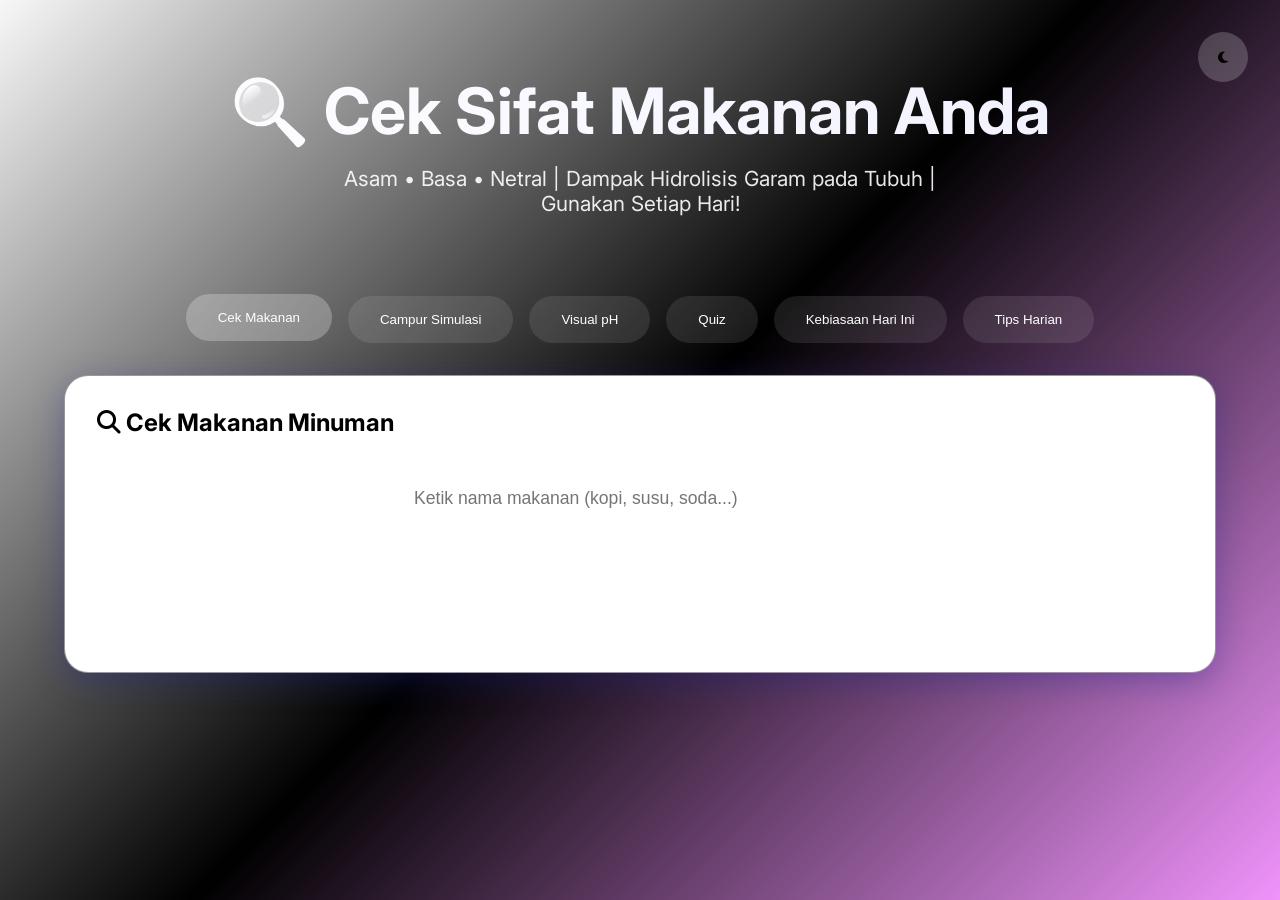
<file: ph_checker.html>
<!DOCTYPE html>
<html lang="id">
<head>
  <meta charset="UTF-8">
  <meta name="viewport" content="width=device-width, initial-scale=1.0">
  <title>🔍 Cek Sifat Makanan Minuman Anda (Asam/Basa/Netral)</title>
  <meta name="description" content="App interaktif cek pH makanan minuman, simulasi campur, quiz, analisis kebiasaan harian.">
  <link rel="stylesheet" href="https://cdnjs.cloudflare.com/ajax/libs/font-awesome/6.4.0/css/all.min.css">
  <link href="https://fonts.googleapis.com/css2?family=Inter:wght@300;400;500;600;700&display=swap" rel="stylesheet">
  <style>
    /* Modern App-like Glassmorphism Design */
    * { margin: 0; padding: 0; box-sizing: border-box; }
    :root {
      --bg-gradient: linear-gradient(135deg, #f7f7f7 0%, #000000 50%, #f093fb 100%);
      --glass-bg: rgba(255,255,255,0.1);
      --glass-blur: blur(20px);
      --shadow-soft: 0 8px 32px rgba(31,38,135,0.37);
      --accent-blue: #4facfe;
      --accent-purple: #a55eea;
      --accent-pink: #f093fb;
    }
    body {
      font-family: 'Inter', sans-serif;
      background: var(--bg-gradient);
      min-height: 100vh;
      overflow-x: hidden;
    }
    .glass-card {
      background: rgb(255, 255, 255);
      backdrop-filter: var(--glass-blur);
      border-radius: 24px;
      border: 1px solid rgba(101, 93, 93, 0.637);
      box-shadow: var(--shadow-soft);
      padding: 2rem;
      transition: all 0.4s cubic-bezier(0.175, 0.885, 0.32, 1.275);
    }
    .glass-card:hover {
      transform: translateY(-8px) scale(1.02);
      box-shadow: 0 20px 40px rgba(31,38,135,0.4);
    }
    .container { max-width: 1200px; margin: 0 auto; padding: 1.5rem; }
    header {
      text-align: center; padding: 3rem 1rem; color: white;
    }
    h1 {
      font-size: clamp(2.2rem, 6vw, 4rem); font-weight: 700; margin-bottom: 1rem;
      background: linear-gradient(45deg, #fff, #f0f0ff); -webkit-background-clip: text; -webkit-text-fill-color: transparent;
    }
    .subtitle { font-size: 1.3rem; opacity: 0.9; max-width: 600px; margin: 0 auto; }
    
    /* Navigation Tabs */
    .tabs { display: flex; gap: 1rem; justify-content: center; flex-wrap: wrap; margin: 2rem 0; }
    .tab-btn {
      padding: 1rem 2rem; background: rgba(255,255,255,0.1); color: white; border: none;
      border-radius: 50px; font-weight: 500; cursor: pointer; transition: all 0.3s;
      backdrop-filter: blur(10px);
    }
    .tab-btn.active, .tab-btn:hover {
      background: rgba(255,255,255,0.25); transform: translateY(-2px);
    }
    
    /* Sections */
    section { display: none; animation: slideIn 0.6s ease; }
    section.active { display: block; }
    @keyframes slideIn { from { opacity: 0; transform: translateX(30px); } to { opacity: 1; transform: translateX(0); } }
    
    /* Food Checker */
    .food-search { max-width: 500px; margin: 2rem auto; }
    #food-input { 
      width: 100%; padding: 1.2rem 1.5rem; border: none; border-radius: 16px; font-size: 1.1rem;
      background: rgba(255,255,255,0.2); color: white; backdrop-filter: blur(10px);
    }
    .dropdown {
      position: absolute; top: 100%; left: 0; right: 0; background: rgba(255,255,255,0.95);
      border-radius: 0 0 16px 16px; max-height: 200px; overflow-y: auto; z-index: 10;
    }
    .dropdown-item { padding: 1rem; cursor: pointer; border-bottom: 1px solid rgba(0,0,0,0.1); display: flex; align-items: center; gap: 1rem; }
    .dropdown-item:hover { background: rgba(102,126,234,0.1); }
    
    .result-card {
      margin-top: 2rem; text-align: center; padding: 2.5rem;
    }
    .ph-circle {
      width: 120px; height: 120px; border-radius: 50%; margin: 1rem auto; display: flex; align-items: center; justify-content: center;
      font-size: 2rem; font-weight: 700; border: 4px solid rgba(255,255,255,0.3);
    }
    .ph-acid { background: linear-gradient(135deg, #ff6b6b, #ff8e8e); color: white; }
    .ph-neutral { background: linear-gradient(135deg, #51cf66, #74c69d); color: white; }
    .ph-basic { background: linear-gradient(135deg, #4facfe, #74c0fc); color: white; }
    
    /* Mixture Simulation */
    .mixture-grid { display: grid; grid-template-columns: repeat(auto-fit, minmax(200px, 1fr)); gap: 1rem; margin: 2rem 0; }
    .mixture-item { text-align: center; cursor: pointer; padding: 1rem; border-radius: 16px; transition: all 0.3s; }
    .mixture-item.active { background: rgba(255,255,255,0.2); transform: scale(1.05); }
    .mixture-item i { font-size: 2.5rem; display: block; margin-bottom: 0.5rem; }
    
    /* pH Slider */
    .slider-container { text-align: center; margin: 2rem 0; }
    #ph-slider { width: 80%; margin: 1rem auto; }
    .ph-examples {
      display: flex; justify-content: space-around; flex-wrap: wrap; gap: 1rem; margin-top: 1rem;
    }
    .ph-range {
      background: rgba(255,255,255,0.1); padding: 1rem; border-radius: 12px; min-width: 120px;
      backdrop-filter: blur(10px);
    }
    
    /* Quiz */
    .quiz-container { max-width: 600px; margin: 2rem auto; }
    .question { margin-bottom: 1.5rem; font-size: 1.2rem; font-weight: 500; }
    .options { display: grid; grid-template-columns: repeat(auto-fit, minmax(250px, 1fr)); gap: 1rem; }
    .option-btn {
      padding: 1rem 1.5rem; border: none; border-radius: 16px; background: rgba(255,255,255,0.2);
      color: white; cursor: pointer; transition: all 0.3s; font-size: 1rem; text-align: left;
    }
    .option-btn:hover { background: rgba(255,255,255,0.3); transform: translateY(-2px); }
    .option-btn.correct { background: linear-gradient(135deg, #51cf66, #74c69d); }
    .option-btn.wrong { background: linear-gradient(135deg, #ff6b6b, #ff8e8e); }
    
    /* Habits */
    .habits-grid { display: grid; grid-template-columns: repeat(auto-fit, minmax(250px, 1fr)); gap: 1rem; }
    .habit-item {
      display: flex; align-items: center; gap: 1rem; padding: 1.2rem; background: rgba(255,255,255,0.15);
      border-radius: 16px; cursor: pointer; transition: all 0.3s;
    }
    .habit-item.checked { background: rgba(81,207,102,0.3); }
    .habit-item i { font-size: 1.5rem; }
    
    /* Daily Tips */
    .tips-list { display: grid; gap: 1rem; }
    .tip { padding: 1.5rem; background: rgba(255,255,255,0.2); border-radius: 16px; backdrop-filter: blur(10px); }
    
    /* Dark Mode */
    [data-theme="dark"] { 
      --glass-bg: rgba(0,0,0,0.2);
      background: linear-gradient(135deg, #1a1a2e 0%, #16213e 100%);
    }
    .dark-toggle { position: fixed; top: 2rem; right: 2rem; background: rgba(255,255,255,0.2); border: none; border-radius: 50%; width: 50px; height: 50px; cursor: pointer; z-index: 1000; }
    
    /* Responsive */
    @media (max-width: 768px) {
      .tabs { flex-direction: column; align-items: center; }
      .options { grid-template-columns: 1fr; }
      .mixture-grid { grid-template-columns: repeat(2, 1fr); }
    }
    .fade-in { animation: fadeInUp 0.6s ease forwards; opacity: 0; }
    @keyframes fadeInUp { to { opacity: 1; transform: translateY(0); } }
  </style>
</head>
<body>
  <!-- Dark Mode Toggle -->
  <button class="dark-toggle" onclick="toggleDark()" title="Dark Mode"><i class="fas fa-moon"></i></button>

  <div class="container">
    <!-- Hero -->
    <header>
      <h1>🔍 Cek Sifat Makanan Anda</h1>
      <p class="subtitle">Asam • Basa • Netral | Dampak Hidrolisis Garam pada Tubuh | Gunakan Setiap Hari!</p>
    </header>

    <!-- Navigation Tabs -->
    <div class="tabs">
      <button class="tab-btn active" onclick="showTab('checker')">Cek Makanan</button>
      <button class="tab-btn" onclick="showTab('simulation')">Campur Simulasi</button>
      <button class="tab-btn" onclick="showTab('ph-visual')">Visual pH</button>
      <button class="tab-btn" onclick="showTab('quiz')">Quiz</button>
      <button class="tab-btn" onclick="showTab('habits')">Kebiasaan Hari Ini</button>
      <button class="tab-btn" onclick="showTab('tips')">Tips Harian</button>
    </div>

    <!-- Food Checker -->
    <section id="checker" class="active">
      <div class="glass-card">
        <h2><i class="fas fa-search"></i> Cek Makanan Minuman</h2>
        <div class="food-search">
          <input type="text" id="food-input" placeholder="Ketik nama makanan (kopi, susu, soda...)" autocomplete="off">
          <div id="dropdown" class="dropdown hidden"></div>
        </div>
        <div id="food-result" class="result-card hidden"></div>
      </div>
    </section>

    <!-- Mixture Simulation -->
<section id="simulation">
  <div class="glass-card">
    <h2><i class="fas fa-flask"></i> Simulasi Campuran</h2>

    <div class="mixture-grid">

      <div class="mixture-item" onclick="selectMixture('coffee')">
        <i class="fas fa-mug-hot"></i>
        <span>Kopi (Asam)</span>
      </div>

<div class="mixture-item" onclick="selectMixture('milk')">
  <i class="fas fa-glass-water"></i>
  <span>🥛 Susu (Netral)</span>
</div>

      <div class="mixture-item" onclick="selectMixture('soda')">
        <i class="fas fa-glass-water"></i>
        <span>Soda (Asam)</span>
      </div>

      <div class="mixture-item" onclick="selectMixture('baking')">
        <i class="fas fa-prescription-bottle"></i>
        <span>Baking Soda (Basa)</span>
      </div>

    </div>

    <div id="mixture-result" class="result-card hidden" style="margin-top: 2rem;"></div>
  </div>
</section>

    <!-- pH Visual -->
    <section id="ph-visual">
      <div class="glass-card">
        <h2><i class="fas fa-sliders-h"></i> Visual pH Interaktif</h2>
        <div class="slider-container">
          <input type="range" id="ph-slider" min="0" max="14" value="7">
          <div id="ph-display" class="ph-circle ph-neutral">7.0</div>
          <div class="ph-examples">
            <div class="ph-range ph-acid">
              <div style="font-weight: 700; color: #ff4757;">0-6</div>
              <small>Cola, Kopi, Jeruk</small>
            </div>
            <div class="ph-range ph-neutral">
              <div style="font-weight: 700; color: #2ed573;">7</div>
              <small>Air Putih</small>
            </div>
            <div class="ph-range ph-basic">
              <div style="font-weight: 700; color: #3742fa;">8-14</div>
              <small>Baking Soda, Sabun</small>
            </div>
          </div>
        </div>
      </div>
    </section>

    <!-- Quiz -->
    <section id="quiz">
      <div class="glass-card quiz-container">
        <h2><i class="fas fa-gamepad"></i> Quick Quiz</h2>
        <div id="quiz-content">
          <div class="question fade-in">Siap tantangan kimia harian? <button onclick="startGameQuiz()" class="tab-btn">Mulai Quiz 🎮</button></div>
        </div>
        <div id="quiz-score" class="hidden" style="text-align: center; margin-top: 2rem;">
          <div id="emoji-score" style="font-size: 4rem;"></div>
          <div id="final-score" style="font-size: 1.5rem; font-weight: 700;"></div>
        </div>
      </div>
    </section>

    <!-- Habits -->
    <section id="habits">
      <div class="glass-card">
        <h2><i class="fas fa-chart-line"></i> Kebiasaan Hari Ini</h2>
        <div class="habits-grid">
          <label class="habit-item" onclick="toggleHabit(this, 'coffee')">
            <input type="checkbox" style="display:none;">
            <i class="fas fa-coffee"></i> Kopi Pagi ☕
          </label>
          <label class="habit-item" onclick="toggleHabit(this, 'fried')">
            <input type="checkbox" style="display:none;">
            <i class="fas fa-drumstick-bite"></i> Gorengan Siang 🍗
          </label>
          <label class="habit-item" onclick="toggleHabit(this, 'soda')">
            <input type="checkbox" style="display:none;">
            <i class="fas fa-wine-glass-alt"></i> Soda Sore 🥤
          </label>
          <label class="habit-item" onclick="toggleHabit(this, 'milk')">
            <input type="checkbox" style="display:none;">
            <i class="fas fa-glass-whiskey"></i> Susu Malam 🥛
          </label>
        </div>
        <div id="habit-analysis" class="result-card hidden"></div>
        <button onclick="resetHabits()" class="tab-btn" style="margin-top: 1rem;">Reset Hari Ini</button>
      </div>
    </section>

    <!-- Daily Tips -->
    <section id="tips">
      <div class="glass-card">
        <h2><i class="fas fa-lightbulb"></i> Tips Harian</h2>
        <div class="tips-list">
          <div class="tip fade-in">
            <i class="fas fa-water" style="color: #4facfe;"></i>
            <strong>Bilas mulut dengan air</strong> setelah kopi/soda (netralkan asam)
          </div>
          <div class="tip fade-in">
            <i class="fas fa-cheese" style="color: #ffd93d;"></i>
            <strong>Keju setelah makanan asam</strong> (kalsium lindungi enamel)
          </div>
          <div class="tip fade-in">
            <i class="fas fa-cookie-bite" style="color: #ff6b6b;"></i>
            <strong>Permen karet 20 menit</strong> setelah makan (tingkatkan air liur)
          </div>
        </div>
      </div>
    </section>
  </div>

  <!-- Audio for clicks (optional) -->
  <audio id="click-sound" preload="auto">
    <source src="[data-uri]..." type="audio/wav">
  </audio>

  <script>
    // Data Makanan (relasi hidrolisis garam)
    const foodsData = [
      { name: 'Kopi ☕', property: 'Asam', ph: 5.0, hydrolysis: 'Asam organik + garam', effect: 'Noda gigi & iritasi lambung', icon: 'fas fa-coffee' },
      { name: 'Susu 🥛', property: 'Netral', ph: 6.5, hydrolysis: 'Garam laktat netral', effect: 'Pelindung enamel gigi', icon: 'fas fa-glass-whiskey' },
      { name: 'Soda 🥤', property: 'Asam', ph: 2.5, hydrolysis: 'Fosfat asam', effect: 'Erosi gigi cepat', icon: 'fas fa-wine-glass-alt' },
      { name: 'Mie Instan 🍜', property: 'Asam', ph: 4.5, hydrolysis: 'MSG + pengawet', effect: 'Iritasi lambung', icon: 'fas fa-utensils' },
      { name: 'Baking Soda 🧂', property: 'Basa', ph: 9.0, hydrolysis: 'HCO₃⁻ → OH⁻', effect: 'Netral asam lambung', icon: 'fas fa-bread-slice' },
      { name: 'Yogurt 🥛', property: 'Asam', ph: 4.5, hydrolysis: 'Asam laktat', effect: 'Probiotik baik pencernaan', icon: 'fas fa-utensils' }
    ];

    let selectedMixture = [];

    // Tab Navigation
    function showTab(tab) {
      document.querySelectorAll('section').forEach(s => s.classList.remove('active'));
      document.querySelectorAll('.tab-btn').forEach(b => b.classList.remove('active'));
      event.target.classList.add('active');
      document.getElementById(tab).classList.add('active');
    }

    // Food Search
    const foodInput = document.getElementById('food-input');
    const dropdown = document.getElementById('dropdown');
    const foodResult = document.getElementById('food-result');

    foodInput.addEventListener('input', (e) => {
      const query = e.target.value.toLowerCase();
      dropdown.classList.remove('hidden');
      
      if (query.length < 2) {
        dropdown.innerHTML = '';
        return;
      }

      const matches = foodsData.filter(food => food.name.toLowerCase().includes(query));
      dropdown.innerHTML = matches.map(food => 
        `<div class="dropdown-item" onclick="selectFood('${food.name}')">
          <i class="${food.icon}"></i> ${food.name}
        </div>`
      ).join('');
    });

    function selectFood(name) {
      const food = foodsData.find(f => f.name === name);
      foodInput.value = name;
      dropdown.classList.add('hidden');
      showFoodResult(food);
    }

    function showFoodResult(food) {
      foodResult.classList.remove('hidden');
      foodResult.innerHTML = `
        <div class="ph-circle ph-${food.property.toLowerCase()}">
          <i class="fas fa-${food.property === 'Asam' ? 'arrow-down' : food.property === 'Basa' ? 'arrow-up' : 'balance-scale'}"></i>
          pH ${food.ph}
        </div>
        <h3>${food.name}</h3>
        <p><strong>Sifat:</strong> ${food.property}</p>
        <p><strong>Hidrolisis:</strong> ${food.hydrolysis}</p>
        <p><strong>Dampak Tubuh:</strong> ${food.effect}</p>
      `;
    }

    // Mixture Simulation
    function selectMixture(item) {
      const mixtures = {
        coffee: { name: 'Kopi ☕', property: 'Asam' },
        milk: { name: 'Susu 🥛', property: 'Netral' },
        soda: { name: 'Soda 🥤', property: 'Asam' },
        baking: { name: 'Baking Soda 🧂', property: 'Basa' }
      };
      
      const index = selectedMixture.findIndex(m => m === item);
      if (index > -1) selectedMixture.splice(index, 1);
      else selectedMixture.push(item);

      document.querySelectorAll('.mixture-item').forEach((el, i) => el.classList.toggle('active', selectedMixture.includes(Object.keys(mixtures)[i])));
      
      if (selectedMixture.length === 2) {
        showMixtureResult(selectedMixture.map(s => mixtures[s]));
      } else {
        document.getElementById('mixture-result').classList.add('hidden');
      }
    }

    function showMixtureResult(items) {
      const result = document.getElementById('mixture-result');
      result.classList.remove('hidden');
      
      let finalProp = 'Netral';
      if (items[0].property === items[1].property) finalProp = items[0].property;
      else if (items.some(i => i.property === 'Basa')) finalProp = 'Cenderung Basa';
      else finalProp = 'Cenderung Asam';

      result.innerHTML = `
        <h3>Campuran: ${items.map(i => i.name).join(' + ')}</h3>
        <div class="ph-circle ph-${finalProp.toLowerCase().replace('cenderung ', '')}">
          pH Campuran
        </div>
        <p><strong>Hasil:</strong> ${finalProp}</p>
        <p><em>Basa mendominasi asam dalam hidrolisis</em></p>
      `;
    }

    // pH Slider
    const phSlider = document.getElementById('ph-slider');
    const phDisplay = document.getElementById('ph-display');
    phSlider.addEventListener('input', (e) => {
      const value = parseFloat(e.target.value);
      phDisplay.textContent = value.toFixed(1);
      phDisplay.className = `ph-circle ph-${value < 7 ? 'acid' : value > 7 ? 'basic' : 'neutral'}`;
    });

    // Quiz Game
    const gameQuestions = [
      { q: 'Kopi pagi itu...', a: ['Asam', 'Basa', 'Netral'], c: 0 },
      { q: 'Susu malam...', a: ['Asam', 'Basa', 'Netral'], c: 2 },
      { q: 'Soda siang...', a: ['Asam', 'Basa', 'Netral'], c: 0 },
      { q: 'Baking soda kue...', a: ['Asam', 'Basa', 'Netral'], c: 1 },
      { q: 'Hidrolisis NaCl...', a: ['Asam', 'Basa', 'Netral'], c: 2 },
      { q: 'Yang paling aman gigi...', a: ['Kopi', 'Susu', 'Soda'], c: 1 }
    ];
    let gameCurrent = 0, gameScore = 0;

    function startGameQuiz() {
      gameCurrent = 0; gameScore = 0;
      document.getElementById('quiz-score').classList.add('hidden');
      showGameQuestion();
    }

    function showGameQuestion() {
      const q = gameQuestions[gameCurrent];
      document.getElementById('quiz-content').innerHTML = `
        <div class="question">
          <div style="font-size: 1.5rem; margin-bottom: 1rem;">Q${gameCurrent + 1}/6</div>
          <p>${q.q}</p>
          <div class="options">
            ${q.a.map((opt, i) => `<button class="option-btn" onclick="checkGameAnswer(${i})">${opt}</button>`).join('')}
          </div>
        </div>
      `;
    }

    function checkGameAnswer(selected) {
      const q = gameQuestions[gameCurrent];
      document.querySelectorAll('.option-btn').forEach((btn, i) => {
        btn.disabled = true;
        if (i === q.c) btn.classList.add('correct');
        if (i === selected && i !== q.c) btn.classList.add('wrong');
      });
      
      if (selected === q.c) gameScore++;
      
      setTimeout(() => {
        gameCurrent++;
        if (gameCurrent < gameQuestions.length) showGameQuestion();
        else showGameScore();
      }, 1200);
    }

    function showGameScore() {
      document.getElementById('quiz-content').innerHTML = '<div style="text-align:center"><h2>Quiz Selesai! 🎉</h2></div>';
      const percent = Math.round(gameScore / gameQuestions.length * 100);
      let emoji = percent < 50 ? '😢' : percent < 80 ? '😐' : '😎';
      document.getElementById('emoji-score').textContent = emoji;
      document.getElementById('final-score').textContent = `Skor: ${gameScore}/6 (${percent}%)`;
      document.getElementById('quiz-score').classList.remove('hidden');
    }

    // Habits Tracker
    let habits = JSON.parse(localStorage.getItem('habits') || '[]');
    function toggleHabit(el, item) {
      el.classList.toggle('checked');
      const index = habits.indexOf(item);
      if (index > -1) habits.splice(index, 1);
      else habits.push(item);
      localStorage.setItem('habits', JSON.stringify(habits));
      analyzeHabits();
    }

    function analyzeHabits() {
      const acidCount = habits.filter(h => ['coffee', 'soda', 'fried'].includes(h)).length;
      const analysis = document.getElementById('habit-analysis');
      analysis.classList.remove('hidden');
      if (acidCount > 1) {
        analysis.innerHTML = '<h3 style="color: #ff6b6b;">⚠️ Hari ini dominan ASAM!</h3><p>Minum susu atau air putih untuk netralisir.</p>';
      } else {
        analysis.innerHTML = '<h3 style="color: #51cf66;">✅ Kebiasaan sehat!</h3><p>Terus jaga keseimbangan pH.</p>';
      }
    }

    function resetHabits() {
      habits = [];
      localStorage.setItem('habits', '[]');
      document.querySelectorAll('.habit-item').forEach(el => el.classList.remove('checked'));
      document.getElementById('habit-analysis').classList.add('hidden');
    }

    // Dark Mode
    if (localStorage.getItem('theme') === 'dark') document.body.setAttribute('data-theme', 'dark');
    function toggleDark() {
      document.body.toggleAttribute('data-theme');
      localStorage.setItem('theme', document.body.hasAttribute('data-theme') ? 'dark' : 'light');
    }

    // Fade-in on scroll
    const observer = new IntersectionObserver((entries) => {
      entries.forEach(entry => {
        if (entry.isIntersecting) entry.target.classList.add('fade-in');
      });
    });
    document.querySelectorAll('.fade-in').forEach(el => observer.observe(el));

    // Init
    analyzeHabits();
    phSlider.dispatchEvent(new Event('input'));
  </script>
</body>
</html>
</file>
